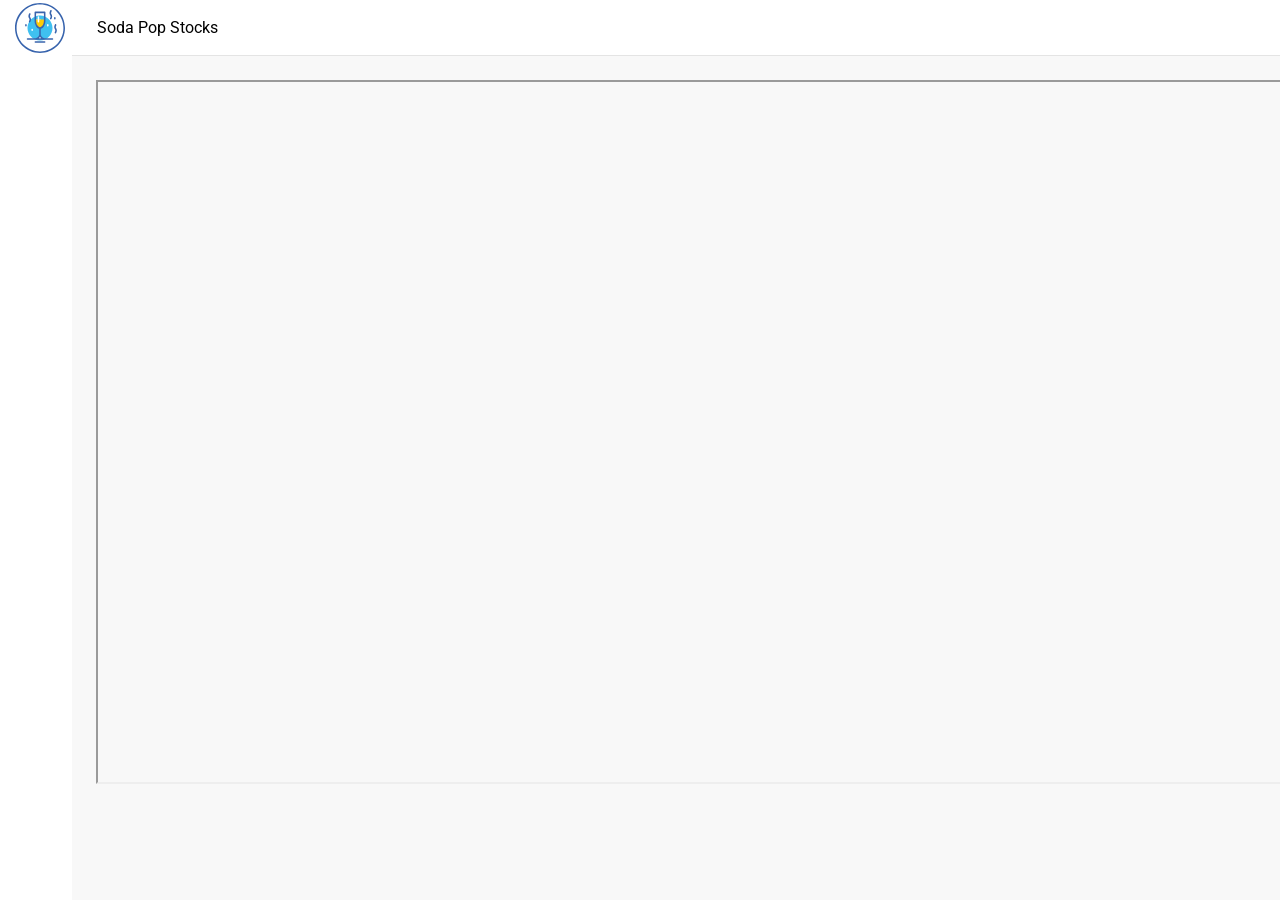
<file: index.html>
<!DOCTYPE html>
<html>
  <head>
    <title>Soda Pop Stocks (Swing Trading with Confidence)</title>

    <link rel="preconnect" href="https://fonts.googleapis.com">
    <link rel="preconnect" href="https://fonts.gstatic.com" crossorigin>
    <link href="https://fonts.googleapis.com/css2?family=Roboto:wght@400;500;700&display=swap" rel="stylesheet">

    <link rel="stylesheet" href="styles/general.css">
    <link rel="stylesheet" href="styles/header.css">
    <link rel="stylesheet" href="styles/video.css">
    <link rel="stylesheet" href="styles/sidebar.css">
  </head>
  <body>
    <header class="header">
      <div class="left-section">
        <img class="hamburger-menu" src="icons/wine.svg"> 
        <div>Soda Pop Stocks</div>
      </div>
      <div class="middle-section">
        <!-- 
        <input class="search-bar" type="text" placeholder="Search">
        <button class="search-button">
          <img class="search-icon" src="icons/search.svg">
          <div class="tooltip">Search</div>
        </button>
         
        <button class="voice-search-button">
          <img class="voice-search-icon" src="icons/voice-search-icon.svg">
          <div class="tooltip">Search with your voice</div>
        </button>
      </div>
      <div class="right-section">
        <div class="upload-icon-container">
          <img class="upload-icon" src="icons/upload.svg">
          <div class="tooltip">Create</div>
        </div>
        <div class="youtube-apps-icon-container">
          <img class="youtube-apps-icon" src="icons/youtube-apps.svg">
          <div class="tooltip">YouTube Apps</div>
        </div>
        <div class="notifications-icon-container">
          <img class="notifications-icon" src="icons/notifications.svg">
          <div class="notifications-count">3</div>
          <div class="tooltip">Notifications</div>
        </div>
        <img class="current-user-picture" src="channel-pictures/my-channel.jpeg">
      </div>
    -->
    </header>
    
    <nav class="sidebar">
      <!-- 
      <div class="sidebar-link">
        <img src="icons/home.svg">
        <div>Home</div>
      </div>
      <div class="sidebar-link">
        <img src="icons/explore.svg">
        <div>Explore</div>
      </div>
      <div class="sidebar-link">
        <img src="icons/subscriptions.svg">
        <div>Subscriptions</div>
      </div>
      <div class="sidebar-link">
        <img src="icons/originals.svg">
        <div>Originals</div>
      </div>
      <div class="sidebar-link">
        <img src="icons/youtube-music.svg">
        <div>YouTube Music</div>
      </div>
      <div class="sidebar-link">
        <img src="icons/library.svg">
        <div>Library</div>
      </div>
      -->
    </nav>
    
    <main>

      <iframe src="https://docs.google.com/spreadsheets/d/e/2PACX-1vRKith2dugtjWkfehJu--hGyOLHvKLpYC_nuNRZQpmjsG9trULXu9vQYwHrvz-MgcB59yYL_v3Q0Gka/pubhtml?gid=0&amp;single=true&amp;widget=true&amp;headers=false " width="1308" height="700"></iframe>
      



      <!-- 
      <section class="video-grid">
        <div class="video-preview">
          <div class="thumbnail-row">
            <img class="thumbnail" src="thumbnails/thumbnail-1.webp">
            <div class="video-time">14:20</div>
          </div>
          <div class="video-info-grid">
            <div class="channel-picture">
              <img class="profile-picture" src="channel-pictures/channel-1.jpeg">
            </div>
            <div class="video-info">
              <p class="video-title">
                Talking Tech and AI with Google CEO Sundar Pichai!
              </p>
              <p class="video-author">
                Marques Brownlee
              </p>
              <p class="video-stats">
                3.4M views &#183; 6 months ago
              </p>
            </div>
          </div>
        </div>

        <div class="video-preview">
          <div class="thumbnail-row">
            <img class="thumbnail" src="thumbnails/thumbnail-2.webp">
            <div class="video-time">8:22</div>
          </div>
          <div class="video-info-grid">
            <div class="channel-picture">
              <img class="profile-picture" src="channel-pictures/channel-2.jpeg">
            </div>
            <div class="video-info">
              <p class="video-title">
                Try Not To Laugh Challenge #9
              </p>
              <p class="video-author">
                Markiplier
              </p>
              <p class="video-stats">
                19M views &#183; 4 years ago
              </p>
            </div>
          </div>
        </div>

        <div class="video-preview">
          <div class="thumbnail-row">
            <img class="thumbnail" src="thumbnails/thumbnail-3.webp">
            <div class="video-time">9:13</div>
          </div>
          <div class="video-info-grid">
            <div class="channel-picture">
              <img class="profile-picture" src="channel-pictures/channel-3.jpeg">
            </div>
            <div class="video-info">
              <p class="video-title">
                Crazy Tik Toks Taken Moments Before DISASTER
              </p>
              <p class="video-author">
                SSSniperWolf
              </p>
              <p class="video-stats">
                12M views &#183; 1 year ago
              </p>
            </div>
          </div>
        </div>

        <div class="video-preview">
          <div class="thumbnail-row">
            <img class="thumbnail" src="thumbnails/thumbnail-4.webp">
            <div class="video-time">22:09</div>
          </div>
          <div class="video-info-grid">
            <div class="channel-picture">
              <img class="profile-picture" src="channel-pictures/channel-4.jpeg">
            </div>
            <div class="video-info">
              <p class="video-title">
                The Simplest Math Problem No One Can Solve - Collatz Conjecture
              </p>
              <p class="video-author">
                Veritasium
              </p>
              <p class="video-stats">
                18M views &#183; 4 months ago
              </p>
            </div>
          </div>
        </div>

        <div class="video-preview">
          <div class="thumbnail-row">
            <img class="thumbnail" src="thumbnails/thumbnail-5.webp">
            <div class="video-time">11:17</div>
          </div>
          <div class="video-info-grid">
            <div class="channel-picture">
              <img class="profile-picture" src="channel-pictures/channel-5.jpeg">
            </div>
            <div class="video-info">
              <p class="video-title">
                Kadane's Algorithm to Maximum Sum Subarray Problem
              </p>
              <p class="video-author">
                CS Dojo
              </p>
              <p class="video-stats">
                519K views &#183; 5 years ago
              </p>
            </div>
          </div>
        </div>

        <div class="video-preview">
          <div class="thumbnail-row">
            <img class="thumbnail" src="thumbnails/thumbnail-6.webp">
            <div class="video-time">19:59</div>
          </div>
          <div class="video-info-grid">
            <div class="channel-picture">
              <img class="profile-picture" src="channel-pictures/channel-6.jpeg">
            </div>
            <div class="video-info">
              <p class="video-title">
                Anything You Can Fit In The Circle I’ll Pay For
              </p>
              <p class="video-author">
                MrBeast
              </p>
              <p class="video-stats">
                141M views &#183; 1 year ago
              </p>
            </div>
          </div>
        </div>

        <div class="video-preview">
          <div class="thumbnail-row">
            <img class="thumbnail" src="thumbnails/thumbnail-7.webp">
            <div class="video-time">10:13</div>
          </div>
          <div class="video-info-grid">
            <div class="channel-picture">
              <img class="profile-picture" src="channel-pictures/channel-7.jpeg">
            </div>
            <div class="video-info">
              <p class="video-title">
                Why Planes Don't Fly Over Tibet
              </p>
              <p class="video-author">
                RealLifeLore
              </p>
              <p class="video-stats">
                6.6M views &#183; 1 year ago
              </p>
            </div>
          </div>
        </div>

        <div class="video-preview">
          <div class="thumbnail-row">
            <img class="thumbnail" src="thumbnails/thumbnail-8.webp">
            <div class="video-time">7:12</div>
          </div>
          <div class="video-info-grid">
            <div class="channel-picture">
              <img class="profile-picture" src="channel-pictures/channel-8.jpeg">
            </div>
            <div class="video-info">
              <p class="video-title">
                Inside The World's Biggest Passenger Plane
              </p>
              <p class="video-author">
                Tech Vision
              </p>
              <p class="video-stats">
                3.7M views &#183; 10 months ago
              </p>
            </div>
          </div>
        </div>

        <div class="video-preview">
          <div class="thumbnail-row">
            <img class="thumbnail" src="thumbnails/thumbnail-9.webp">
            <div class="video-time">13:17</div>
          </div>
          <div class="video-info-grid">
            <div class="channel-picture">
              <img class="profile-picture" src="channel-pictures/channel-9.jpeg">
            </div>
            <div class="video-info">
              <p class="video-title">
                The SECRET to Super Human STRENGTH
              </p>
              <p class="video-author">
                ThenX
              </p>
              <p class="video-stats">
                20M views &#183; 3 years ago
              </p>
            </div>
          </div>
        </div>

        <div class="video-preview">
          <div class="thumbnail-row">
            <img class="thumbnail" src="thumbnails/thumbnail-10.webp">
            <div class="video-time">7:53</div>
          </div>
          <div class="video-info-grid">
            <div class="channel-picture">
              <img class="profile-picture" src="channel-pictures/channel-10.jpeg">
            </div>
            <div class="video-info">
              <p class="video-title">
                How The World's Largest Cruise Ship Makes 30,000 Meals Every Day
              </p>
              <p class="video-author">
                Business Insider
              </p>
              <p class="video-stats">
                14M views &#183; 1 year ago
              </p>
            </div>
          </div>
        </div>

        <div class="video-preview">
          <div class="thumbnail-row">
            <img class="thumbnail" src="thumbnails/thumbnail-11.webp">
            <div class="video-time">4:10</div>
          </div>
          <div class="video-info-grid">
            <div class="channel-picture">
              <img class="profile-picture" src="channel-pictures/channel-11.jpeg">
            </div>
            <div class="video-info">
              <p class="video-title">
                Dubai's Crazy Underwater Train and Other Things #Only in Dubai
              </p>
              <p class="video-author">
                Destination Tips
              </p>
              <p class="video-stats">
                3M views &#183; 1 year ago
              </p>
            </div>
          </div>
        </div>

        <div class="video-preview">
          <div class="thumbnail-row">
            <img class="thumbnail" src="thumbnails/thumbnail-12.webp">
            <div class="video-time">4:51</div>
          </div>
          <div class="video-info-grid">
            <div class="channel-picture">
              <img class="profile-picture" src="channel-pictures/channel-12.jpeg">
            </div>
            <div class="video-info">
              <p class="video-title">
                What would happen if you didn’t drink water? - Mia Nacamulli
              </p>
              <p class="video-author">
                TED-Ed
              </p>
              <p class="video-stats">
                12M views &#183; 5 years ago
              </p>
            </div>
          </div>
        </div>
      </section>
      -->
    </main>
  </body>
</html>
</file>
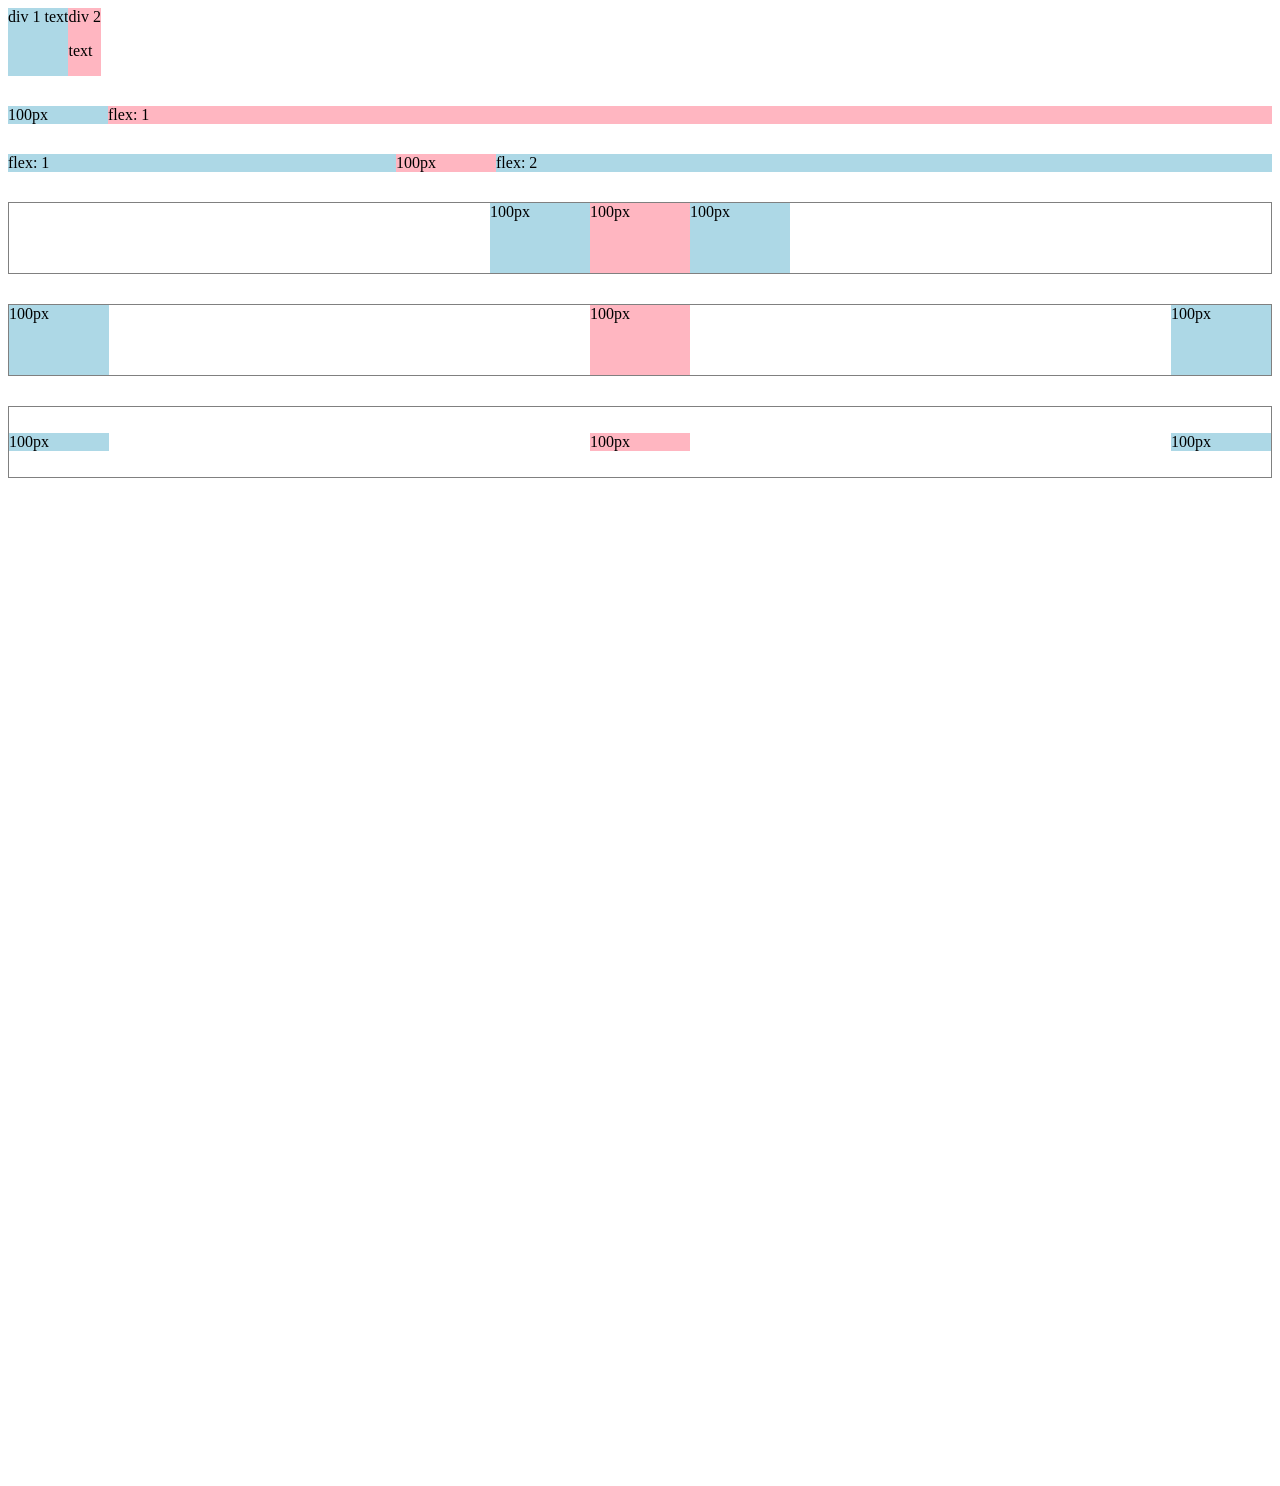
<file: flexbox.html>
<!DOCTYPE html>
<html>
  <head>
    <title>Flexbox Practice</title>
  </head>
  <body style="padding-bottom: 1000px;">
    <div style="
      display: flex;
      flex-direction: row;
    ">
      <div style="background-color: lightblue;">div 1 text</div>
      <div style="background-color: lightpink;">div 2 <p>text</p></div>
    </div>

    <div style="
      margin-top: 30px;
      display: flex;
      flex-direction: row;
    ">
      <div style="
        background-color: lightblue;
        width: 100px;
      ">100px</div>
      <div style="
        background-color: lightpink;
        flex: 1;
      ">flex: 1</div>
    </div>

    <div style="
      margin-top: 30px;
      display: flex;
      flex-direction: row;
    ">
      <div style="
        background-color: lightblue;
        flex: 1;
      ">flex: 1</div>
      <div style="
        background-color: lightpink;
        width: 100px;
      ">100px</div>
      <div style="
        background-color: lightblue;
        flex: 2;
      ">flex: 2</div>
    </div>

    <div style="
      margin-top: 30px;
      height: 70px;
      border-width: 1px;
      border-style: solid;
      border-color: gray;

      display: flex;
      flex-direction: row;
      justify-content: center;
    ">
      <div style="
        background-color: lightblue;
        width: 100px;
      ">100px</div>
      <div style="
        background-color: lightpink;
        width: 100px;
      ">100px</div>
      <div style="
        background-color: lightblue;
        width: 100px;
      ">100px</div>
    </div>

    <div style="
      margin-top: 30px;
      height: 70px;
      border-width: 1px;
      border-style: solid;
      border-color: gray;

      display: flex;
      flex-direction: row;
      justify-content: space-between;
    ">
      <div style="
        background-color: lightblue;
        width: 100px;
      ">100px</div>
      <div style="
        background-color: lightpink;
        width: 100px;
      ">100px</div>
      <div style="
        background-color: lightblue;
        width: 100px;
      ">100px</div>
    </div>

    <div style="
      margin-top: 30px;
      height: 70px;
      border-width: 1px;
      border-style: solid;
      border-color: gray;

      display: flex;
      flex-direction: row;
      justify-content: space-between;
      align-items: center;
    ">
      <div style="
        background-color: lightblue;
        width: 100px;
      ">100px</div>
      <div style="
        background-color: lightpink;
        width: 100px;
      ">100px</div>
      <div style="
        background-color: lightblue;
        width: 100px;
      ">100px</div>
    </div>
  </body>
</html>
</file>
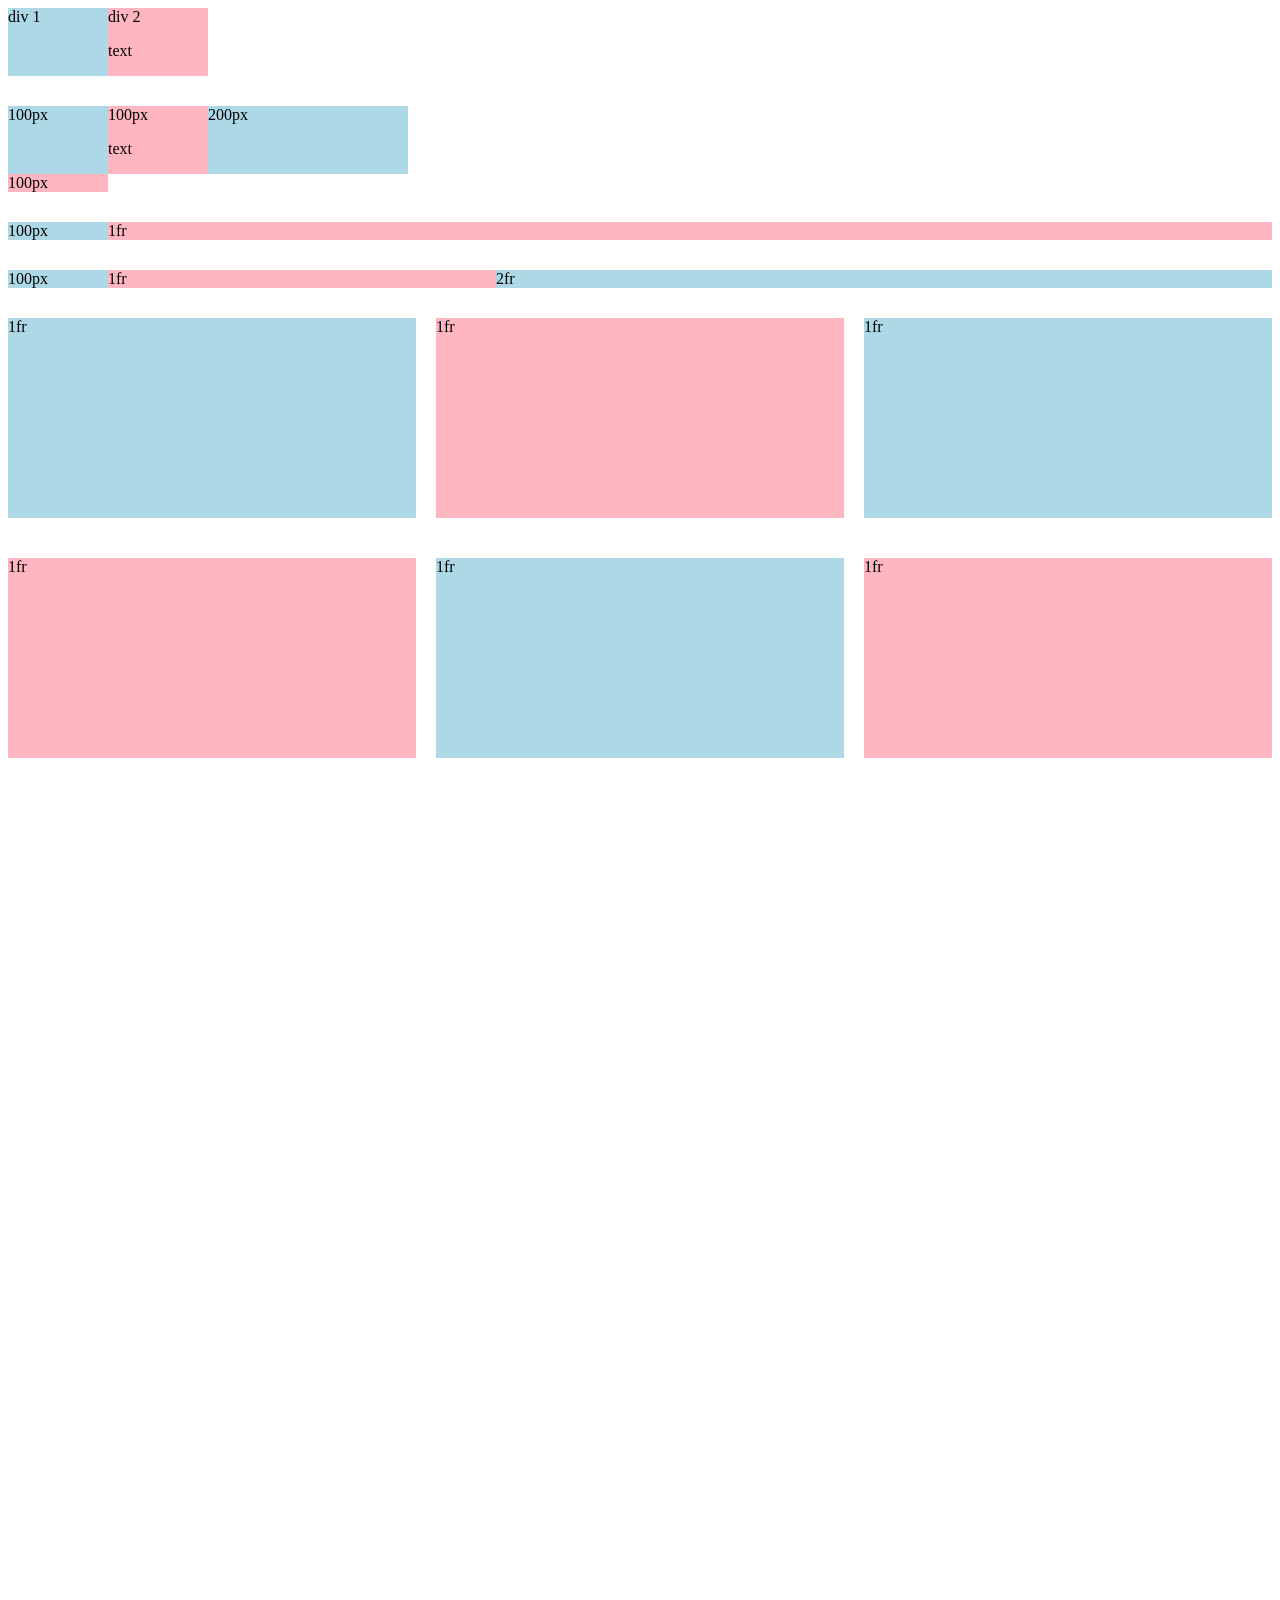
<file: grid.html>
<!DOCTYPE html>
<html>
  <head>
    <title>Grid Practice</title>
  </head>
  <body style="padding-bottom: 1000px;">
    <div style="
      display: grid;
      grid-template-columns: 100px 100px;
    ">
      <div style="background-color: lightblue;">div 1</div>
      <div style="background-color: lightpink;">div 2<p>text</p></div>
    </div>

    <div style="
      margin-top: 30px;
      display: grid;
      grid-template-columns: 100px 100px 200px;
    ">
      <div style="background-color: lightblue;">100px</div>
      <div style="background-color: lightpink;">100px<p>text</p></div>
      <div style="background-color: lightblue;">200px</div>
      <div style="background-color: lightpink;">100px</div>
    </div>

    <div style="
      margin-top: 30px;
      display: grid;
      grid-template-columns: 100px 1fr;
    ">
      <div style="background-color: lightblue;">100px</div>
      <div style="background-color: lightpink;">1fr</div>
    </div>

    <div style="
      margin-top: 30px;
      display: grid;
      grid-template-columns: 100px 1fr 2fr;
    ">
      <div style="background-color: lightblue;">100px</div>
      <div style="background-color: lightpink;">1fr</div>
      <div style="background-color: lightblue;">2fr</div>
    </div>

    <div style="
      margin-top: 30px;
      display: grid;
      grid-template-columns: 1fr 1fr 1fr;
      column-gap: 20px;
      row-gap: 40px;
    ">
      <div style="background-color: lightblue; height: 200px;">1fr</div>
      <div style="background-color: lightpink; height: 200px;">1fr</div>
      <div style="background-color: lightblue; height: 200px;">1fr</div>
      <div style="background-color: lightpink; height: 200px;">1fr</div>
      <div style="background-color: lightblue; height: 200px;">1fr</div>
      <div style="background-color: lightpink; height: 200px;">1fr</div>
    </div>
  </body>
</html>
</file>
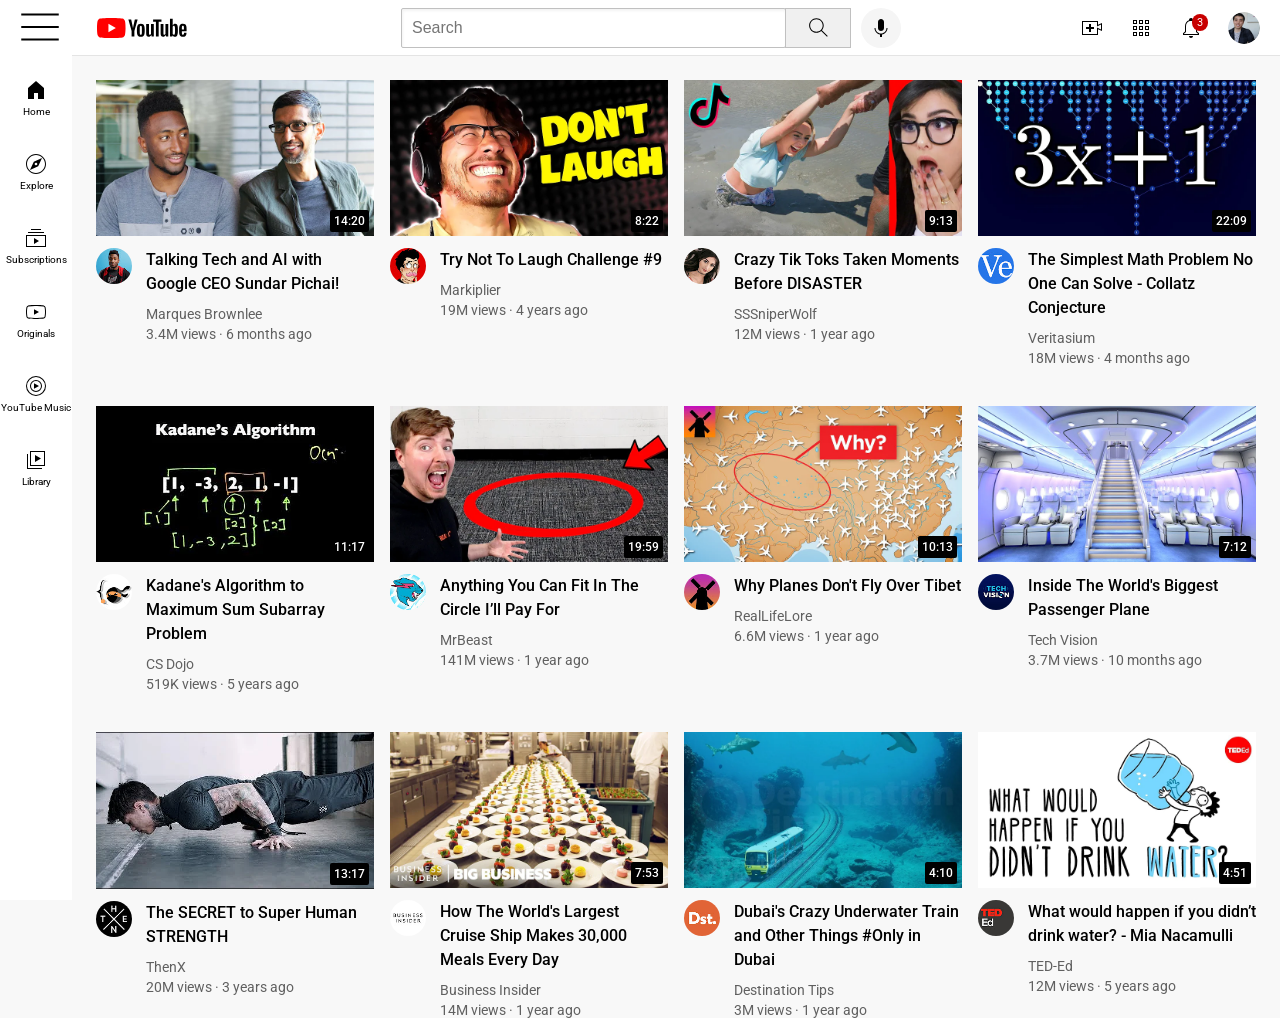
<file: index2.html>
<!DOCTYPE html>
<html>
  <head>
    <title>YouTube.com Clone</title>

    <link rel="preconnect" href="https://fonts.googleapis.com">
    <link rel="preconnect" href="https://fonts.gstatic.com" crossorigin>
    <link href="https://fonts.googleapis.com/css2?family=Roboto:wght@400;500;700&display=swap" rel="stylesheet">

    <link rel="stylesheet" href="styles/general.css">
    <link rel="stylesheet" href="styles/header.css">
    <link rel="stylesheet" href="styles/video.css">
    <link rel="stylesheet" href="styles/sidebar.css">
  </head>
  <body>
    <header class="header">
      <div class="left-section">
        <img class="hamburger-menu" src="icons/hamburger-menu.svg">
        <img class="youtube-logo" src="icons/youtube-logo.svg">
      </div>
      <div class="middle-section">
        <input class="search-bar" type="text" placeholder="Search">
        <button class="search-button">
          <img class="search-icon" src="icons/search.svg">
          <div class="tooltip">Search</div>
        </button>
        <!-- Put position absolute inside position relative -->
        <button class="voice-search-button">
          <img class="voice-search-icon" src="icons/voice-search-icon.svg">
          <div class="tooltip">Search with your voice</div>
        </button>
      </div>
      <div class="right-section">
        <div class="upload-icon-container">
          <img class="upload-icon" src="icons/upload.svg">
          <div class="tooltip">Create</div>
        </div>
        <div class="youtube-apps-icon-container">
          <img class="youtube-apps-icon" src="icons/youtube-apps.svg">
          <div class="tooltip">YouTube Apps</div>
        </div>
        <div class="notifications-icon-container">
          <img class="notifications-icon" src="icons/notifications.svg">
          <div class="notifications-count">3</div>
          <div class="tooltip">Notifications</div>
        </div>
        <img class="current-user-picture" src="channel-pictures/my-channel.jpeg">
      </div>
    </header>

    <nav class="sidebar">
      <div class="sidebar-link">
        <img src="icons/home.svg">
        <div>Home</div>
      </div>
      <div class="sidebar-link">
        <img src="icons/explore.svg">
        <div>Explore</div>
      </div>
      <div class="sidebar-link">
        <img src="icons/subscriptions.svg">
        <div>Subscriptions</div>
      </div>
      <div class="sidebar-link">
        <img src="icons/originals.svg">
        <div>Originals</div>
      </div>
      <div class="sidebar-link">
        <img src="icons/youtube-music.svg">
        <div>YouTube Music</div>
      </div>
      <div class="sidebar-link">
        <img src="icons/library.svg">
        <div>Library</div>
      </div>
    </nav>

    <main>
      <section class="video-grid">
        <div class="video-preview">
          <div class="thumbnail-row">
            <img class="thumbnail" src="thumbnails/thumbnail-1.webp">
            <div class="video-time">14:20</div>
          </div>
          <div class="video-info-grid">
            <div class="channel-picture">
              <img class="profile-picture" src="channel-pictures/channel-1.jpeg">
            </div>
            <div class="video-info">
              <p class="video-title">
                Talking Tech and AI with Google CEO Sundar Pichai!
              </p>
              <p class="video-author">
                Marques Brownlee
              </p>
              <p class="video-stats">
                3.4M views &#183; 6 months ago
              </p>
            </div>
          </div>
        </div>

        <div class="video-preview">
          <div class="thumbnail-row">
            <img class="thumbnail" src="thumbnails/thumbnail-2.webp">
            <div class="video-time">8:22</div>
          </div>
          <div class="video-info-grid">
            <div class="channel-picture">
              <img class="profile-picture" src="channel-pictures/channel-2.jpeg">
            </div>
            <div class="video-info">
              <p class="video-title">
                Try Not To Laugh Challenge #9
              </p>
              <p class="video-author">
                Markiplier
              </p>
              <p class="video-stats">
                19M views &#183; 4 years ago
              </p>
            </div>
          </div>
        </div>

        <div class="video-preview">
          <div class="thumbnail-row">
            <img class="thumbnail" src="thumbnails/thumbnail-3.webp">
            <div class="video-time">9:13</div>
          </div>
          <div class="video-info-grid">
            <div class="channel-picture">
              <img class="profile-picture" src="channel-pictures/channel-3.jpeg">
            </div>
            <div class="video-info">
              <p class="video-title">
                Crazy Tik Toks Taken Moments Before DISASTER
              </p>
              <p class="video-author">
                SSSniperWolf
              </p>
              <p class="video-stats">
                12M views &#183; 1 year ago
              </p>
            </div>
          </div>
        </div>

        <div class="video-preview">
          <div class="thumbnail-row">
            <img class="thumbnail" src="thumbnails/thumbnail-4.webp">
            <div class="video-time">22:09</div>
          </div>
          <div class="video-info-grid">
            <div class="channel-picture">
              <img class="profile-picture" src="channel-pictures/channel-4.jpeg">
            </div>
            <div class="video-info">
              <p class="video-title">
                The Simplest Math Problem No One Can Solve - Collatz Conjecture
              </p>
              <p class="video-author">
                Veritasium
              </p>
              <p class="video-stats">
                18M views &#183; 4 months ago
              </p>
            </div>
          </div>
        </div>

        <div class="video-preview">
          <div class="thumbnail-row">
            <img class="thumbnail" src="thumbnails/thumbnail-5.webp">
            <div class="video-time">11:17</div>
          </div>
          <div class="video-info-grid">
            <div class="channel-picture">
              <img class="profile-picture" src="channel-pictures/channel-5.jpeg">
            </div>
            <div class="video-info">
              <p class="video-title">
                Kadane's Algorithm to Maximum Sum Subarray Problem
              </p>
              <p class="video-author">
                CS Dojo
              </p>
              <p class="video-stats">
                519K views &#183; 5 years ago
              </p>
            </div>
          </div>
        </div>

        <div class="video-preview">
          <div class="thumbnail-row">
            <img class="thumbnail" src="thumbnails/thumbnail-6.webp">
            <div class="video-time">19:59</div>
          </div>
          <div class="video-info-grid">
            <div class="channel-picture">
              <img class="profile-picture" src="channel-pictures/channel-6.jpeg">
            </div>
            <div class="video-info">
              <p class="video-title">
                Anything You Can Fit In The Circle I’ll Pay For
              </p>
              <p class="video-author">
                MrBeast
              </p>
              <p class="video-stats">
                141M views &#183; 1 year ago
              </p>
            </div>
          </div>
        </div>

        <div class="video-preview">
          <div class="thumbnail-row">
            <img class="thumbnail" src="thumbnails/thumbnail-7.webp">
            <div class="video-time">10:13</div>
          </div>
          <div class="video-info-grid">
            <div class="channel-picture">
              <img class="profile-picture" src="channel-pictures/channel-7.jpeg">
            </div>
            <div class="video-info">
              <p class="video-title">
                Why Planes Don't Fly Over Tibet
              </p>
              <p class="video-author">
                RealLifeLore
              </p>
              <p class="video-stats">
                6.6M views &#183; 1 year ago
              </p>
            </div>
          </div>
        </div>

        <div class="video-preview">
          <div class="thumbnail-row">
            <img class="thumbnail" src="thumbnails/thumbnail-8.webp">
            <div class="video-time">7:12</div>
          </div>
          <div class="video-info-grid">
            <div class="channel-picture">
              <img class="profile-picture" src="channel-pictures/channel-8.jpeg">
            </div>
            <div class="video-info">
              <p class="video-title">
                Inside The World's Biggest Passenger Plane
              </p>
              <p class="video-author">
                Tech Vision
              </p>
              <p class="video-stats">
                3.7M views &#183; 10 months ago
              </p>
            </div>
          </div>
        </div>

        <div class="video-preview">
          <div class="thumbnail-row">
            <img class="thumbnail" src="thumbnails/thumbnail-9.webp">
            <div class="video-time">13:17</div>
          </div>
          <div class="video-info-grid">
            <div class="channel-picture">
              <img class="profile-picture" src="channel-pictures/channel-9.jpeg">
            </div>
            <div class="video-info">
              <p class="video-title">
                The SECRET to Super Human STRENGTH
              </p>
              <p class="video-author">
                ThenX
              </p>
              <p class="video-stats">
                20M views &#183; 3 years ago
              </p>
            </div>
          </div>
        </div>

        <div class="video-preview">
          <div class="thumbnail-row">
            <img class="thumbnail" src="thumbnails/thumbnail-10.webp">
            <div class="video-time">7:53</div>
          </div>
          <div class="video-info-grid">
            <div class="channel-picture">
              <img class="profile-picture" src="channel-pictures/channel-10.jpeg">
            </div>
            <div class="video-info">
              <p class="video-title">
                How The World's Largest Cruise Ship Makes 30,000 Meals Every Day
              </p>
              <p class="video-author">
                Business Insider
              </p>
              <p class="video-stats">
                14M views &#183; 1 year ago
              </p>
            </div>
          </div>
        </div>

        <div class="video-preview">
          <div class="thumbnail-row">
            <img class="thumbnail" src="thumbnails/thumbnail-11.webp">
            <div class="video-time">4:10</div>
          </div>
          <div class="video-info-grid">
            <div class="channel-picture">
              <img class="profile-picture" src="channel-pictures/channel-11.jpeg">
            </div>
            <div class="video-info">
              <p class="video-title">
                Dubai's Crazy Underwater Train and Other Things #Only in Dubai
              </p>
              <p class="video-author">
                Destination Tips
              </p>
              <p class="video-stats">
                3M views &#183; 1 year ago
              </p>
            </div>
          </div>
        </div>

        <div class="video-preview">
          <div class="thumbnail-row">
            <img class="thumbnail" src="thumbnails/thumbnail-12.webp">
            <div class="video-time">4:51</div>
          </div>
          <div class="video-info-grid">
            <div class="channel-picture">
              <img class="profile-picture" src="channel-pictures/channel-12.jpeg">
            </div>
            <div class="video-info">
              <p class="video-title">
                What would happen if you didn’t drink water? - Mia Nacamulli
              </p>
              <p class="video-author">
                TED-Ed
              </p>
              <p class="video-stats">
                12M views &#183; 5 years ago
              </p>
            </div>
          </div>
        </div>
      </section>
    </main>
  </body>
</html>
</file>
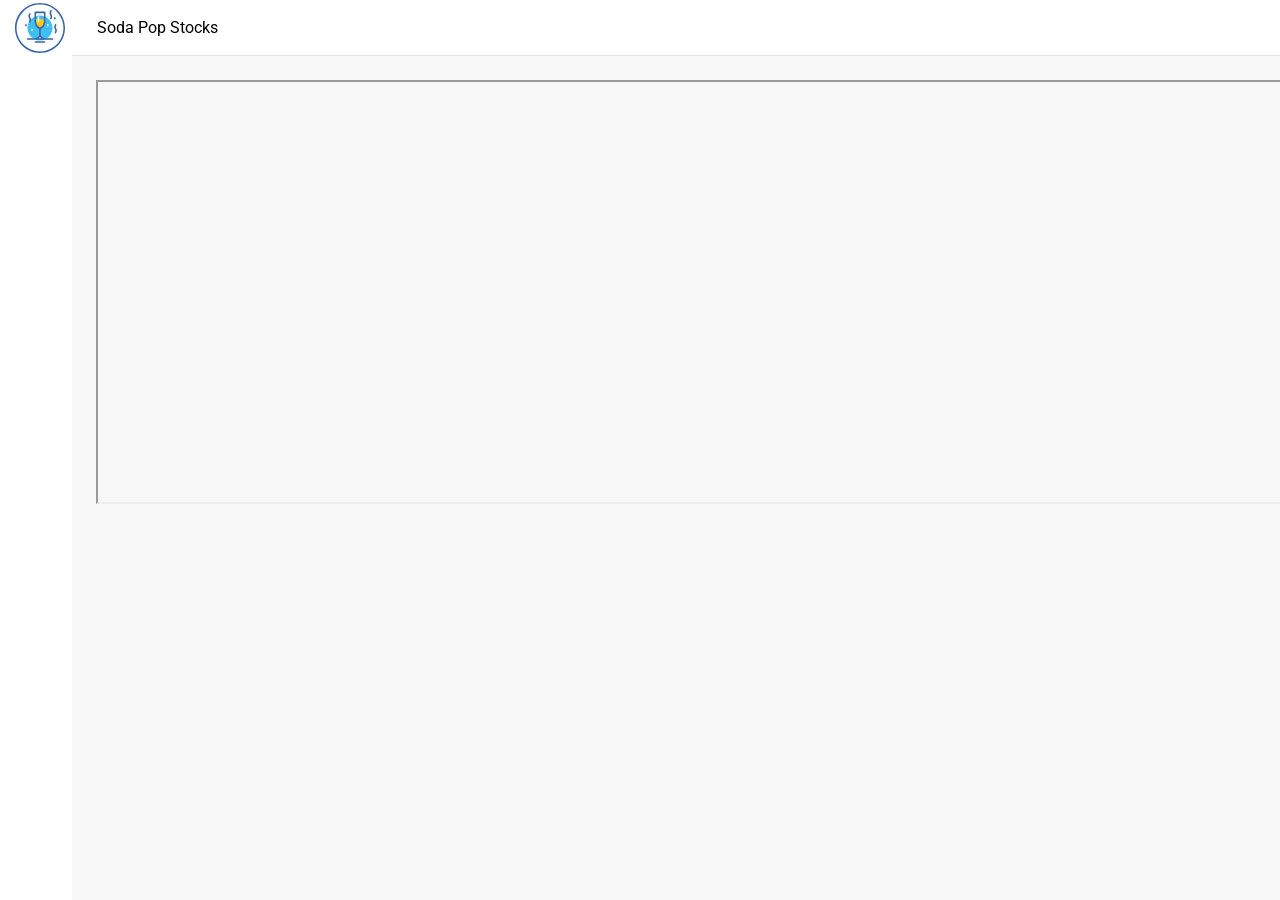
<file: index3.html>
<!DOCTYPE html>
<html>
  <head>
    <title>Soda Pop Stocks (Swing Trading with Confidence)</title>

    <link rel="preconnect" href="https://fonts.googleapis.com">
    <link rel="preconnect" href="https://fonts.gstatic.com" crossorigin>
    <link href="https://fonts.googleapis.com/css2?family=Roboto:wght@400;500;700&display=swap" rel="stylesheet">

    <link rel="stylesheet" href="styles/general.css">
    <link rel="stylesheet" href="styles/header.css">
    <link rel="stylesheet" href="styles/video.css">
    <link rel="stylesheet" href="styles/sidebar.css">
  </head>
  <body>
    <header class="header">
      <div class="left-section">
        <img class="hamburger-menu" src="icons/wine.svg"> 
        <div>Soda Pop Stocks</div>
      </div>
      <div class="middle-section">
        <!-- 
        <input class="search-bar" type="text" placeholder="Search">
        <button class="search-button">
          <img class="search-icon" src="icons/search.svg">
          <div class="tooltip">Search</div>
        </button>
         
        <button class="voice-search-button">
          <img class="voice-search-icon" src="icons/voice-search-icon.svg">
          <div class="tooltip">Search with your voice</div>
        </button>
      </div>
      <div class="right-section">
        <div class="upload-icon-container">
          <img class="upload-icon" src="icons/upload.svg">
          <div class="tooltip">Create</div>
        </div>
        <div class="youtube-apps-icon-container">
          <img class="youtube-apps-icon" src="icons/youtube-apps.svg">
          <div class="tooltip">YouTube Apps</div>
        </div>
        <div class="notifications-icon-container">
          <img class="notifications-icon" src="icons/notifications.svg">
          <div class="notifications-count">3</div>
          <div class="tooltip">Notifications</div>
        </div>
        <img class="current-user-picture" src="channel-pictures/my-channel.jpeg">
      </div>
    -->
    </header>
    
    <nav class="sidebar">
      <!-- 
      <div class="sidebar-link">
        <img src="icons/home.svg">
        <div>Home</div>
      </div>
      <div class="sidebar-link">
        <img src="icons/explore.svg">
        <div>Explore</div>
      </div>
      <div class="sidebar-link">
        <img src="icons/subscriptions.svg">
        <div>Subscriptions</div>
      </div>
      <div class="sidebar-link">
        <img src="icons/originals.svg">
        <div>Originals</div>
      </div>
      <div class="sidebar-link">
        <img src="icons/youtube-music.svg">
        <div>YouTube Music</div>
      </div>
      <div class="sidebar-link">
        <img src="icons/library.svg">
        <div>Library</div>
      </div>
      -->
    </nav>
    
    <main>

      <iframe src="https://docs.google.com/spreadsheets/d/e/2PACX-1vRKith2dugtjWkfehJu--hGyOLHvKLpYC_nuNRZQpmjsG9trULXu9vQYwHrvz-MgcB59yYL_v3Q0Gka/pubhtml?gid=0&amp;single=true&amp;widget=true&amp;headers=false " width="1320" height="420"></iframe>
      


      
      <!-- 
      <section class="video-grid">
        <div class="video-preview">
          <div class="thumbnail-row">
            <img class="thumbnail" src="thumbnails/thumbnail-1.webp">
            <div class="video-time">14:20</div>
          </div>
          <div class="video-info-grid">
            <div class="channel-picture">
              <img class="profile-picture" src="channel-pictures/channel-1.jpeg">
            </div>
            <div class="video-info">
              <p class="video-title">
                Talking Tech and AI with Google CEO Sundar Pichai!
              </p>
              <p class="video-author">
                Marques Brownlee
              </p>
              <p class="video-stats">
                3.4M views &#183; 6 months ago
              </p>
            </div>
          </div>
        </div>

        <div class="video-preview">
          <div class="thumbnail-row">
            <img class="thumbnail" src="thumbnails/thumbnail-2.webp">
            <div class="video-time">8:22</div>
          </div>
          <div class="video-info-grid">
            <div class="channel-picture">
              <img class="profile-picture" src="channel-pictures/channel-2.jpeg">
            </div>
            <div class="video-info">
              <p class="video-title">
                Try Not To Laugh Challenge #9
              </p>
              <p class="video-author">
                Markiplier
              </p>
              <p class="video-stats">
                19M views &#183; 4 years ago
              </p>
            </div>
          </div>
        </div>

        <div class="video-preview">
          <div class="thumbnail-row">
            <img class="thumbnail" src="thumbnails/thumbnail-3.webp">
            <div class="video-time">9:13</div>
          </div>
          <div class="video-info-grid">
            <div class="channel-picture">
              <img class="profile-picture" src="channel-pictures/channel-3.jpeg">
            </div>
            <div class="video-info">
              <p class="video-title">
                Crazy Tik Toks Taken Moments Before DISASTER
              </p>
              <p class="video-author">
                SSSniperWolf
              </p>
              <p class="video-stats">
                12M views &#183; 1 year ago
              </p>
            </div>
          </div>
        </div>

        <div class="video-preview">
          <div class="thumbnail-row">
            <img class="thumbnail" src="thumbnails/thumbnail-4.webp">
            <div class="video-time">22:09</div>
          </div>
          <div class="video-info-grid">
            <div class="channel-picture">
              <img class="profile-picture" src="channel-pictures/channel-4.jpeg">
            </div>
            <div class="video-info">
              <p class="video-title">
                The Simplest Math Problem No One Can Solve - Collatz Conjecture
              </p>
              <p class="video-author">
                Veritasium
              </p>
              <p class="video-stats">
                18M views &#183; 4 months ago
              </p>
            </div>
          </div>
        </div>

        <div class="video-preview">
          <div class="thumbnail-row">
            <img class="thumbnail" src="thumbnails/thumbnail-5.webp">
            <div class="video-time">11:17</div>
          </div>
          <div class="video-info-grid">
            <div class="channel-picture">
              <img class="profile-picture" src="channel-pictures/channel-5.jpeg">
            </div>
            <div class="video-info">
              <p class="video-title">
                Kadane's Algorithm to Maximum Sum Subarray Problem
              </p>
              <p class="video-author">
                CS Dojo
              </p>
              <p class="video-stats">
                519K views &#183; 5 years ago
              </p>
            </div>
          </div>
        </div>

        <div class="video-preview">
          <div class="thumbnail-row">
            <img class="thumbnail" src="thumbnails/thumbnail-6.webp">
            <div class="video-time">19:59</div>
          </div>
          <div class="video-info-grid">
            <div class="channel-picture">
              <img class="profile-picture" src="channel-pictures/channel-6.jpeg">
            </div>
            <div class="video-info">
              <p class="video-title">
                Anything You Can Fit In The Circle I’ll Pay For
              </p>
              <p class="video-author">
                MrBeast
              </p>
              <p class="video-stats">
                141M views &#183; 1 year ago
              </p>
            </div>
          </div>
        </div>

        <div class="video-preview">
          <div class="thumbnail-row">
            <img class="thumbnail" src="thumbnails/thumbnail-7.webp">
            <div class="video-time">10:13</div>
          </div>
          <div class="video-info-grid">
            <div class="channel-picture">
              <img class="profile-picture" src="channel-pictures/channel-7.jpeg">
            </div>
            <div class="video-info">
              <p class="video-title">
                Why Planes Don't Fly Over Tibet
              </p>
              <p class="video-author">
                RealLifeLore
              </p>
              <p class="video-stats">
                6.6M views &#183; 1 year ago
              </p>
            </div>
          </div>
        </div>

        <div class="video-preview">
          <div class="thumbnail-row">
            <img class="thumbnail" src="thumbnails/thumbnail-8.webp">
            <div class="video-time">7:12</div>
          </div>
          <div class="video-info-grid">
            <div class="channel-picture">
              <img class="profile-picture" src="channel-pictures/channel-8.jpeg">
            </div>
            <div class="video-info">
              <p class="video-title">
                Inside The World's Biggest Passenger Plane
              </p>
              <p class="video-author">
                Tech Vision
              </p>
              <p class="video-stats">
                3.7M views &#183; 10 months ago
              </p>
            </div>
          </div>
        </div>

        <div class="video-preview">
          <div class="thumbnail-row">
            <img class="thumbnail" src="thumbnails/thumbnail-9.webp">
            <div class="video-time">13:17</div>
          </div>
          <div class="video-info-grid">
            <div class="channel-picture">
              <img class="profile-picture" src="channel-pictures/channel-9.jpeg">
            </div>
            <div class="video-info">
              <p class="video-title">
                The SECRET to Super Human STRENGTH
              </p>
              <p class="video-author">
                ThenX
              </p>
              <p class="video-stats">
                20M views &#183; 3 years ago
              </p>
            </div>
          </div>
        </div>

        <div class="video-preview">
          <div class="thumbnail-row">
            <img class="thumbnail" src="thumbnails/thumbnail-10.webp">
            <div class="video-time">7:53</div>
          </div>
          <div class="video-info-grid">
            <div class="channel-picture">
              <img class="profile-picture" src="channel-pictures/channel-10.jpeg">
            </div>
            <div class="video-info">
              <p class="video-title">
                How The World's Largest Cruise Ship Makes 30,000 Meals Every Day
              </p>
              <p class="video-author">
                Business Insider
              </p>
              <p class="video-stats">
                14M views &#183; 1 year ago
              </p>
            </div>
          </div>
        </div>

        <div class="video-preview">
          <div class="thumbnail-row">
            <img class="thumbnail" src="thumbnails/thumbnail-11.webp">
            <div class="video-time">4:10</div>
          </div>
          <div class="video-info-grid">
            <div class="channel-picture">
              <img class="profile-picture" src="channel-pictures/channel-11.jpeg">
            </div>
            <div class="video-info">
              <p class="video-title">
                Dubai's Crazy Underwater Train and Other Things #Only in Dubai
              </p>
              <p class="video-author">
                Destination Tips
              </p>
              <p class="video-stats">
                3M views &#183; 1 year ago
              </p>
            </div>
          </div>
        </div>

        <div class="video-preview">
          <div class="thumbnail-row">
            <img class="thumbnail" src="thumbnails/thumbnail-12.webp">
            <div class="video-time">4:51</div>
          </div>
          <div class="video-info-grid">
            <div class="channel-picture">
              <img class="profile-picture" src="channel-pictures/channel-12.jpeg">
            </div>
            <div class="video-info">
              <p class="video-title">
                What would happen if you didn’t drink water? - Mia Nacamulli
              </p>
              <p class="video-author">
                TED-Ed
              </p>
              <p class="video-stats">
                12M views &#183; 5 years ago
              </p>
            </div>
          </div>
        </div>
      </section>
      -->
    </main>
  </body>
</html>
</file>
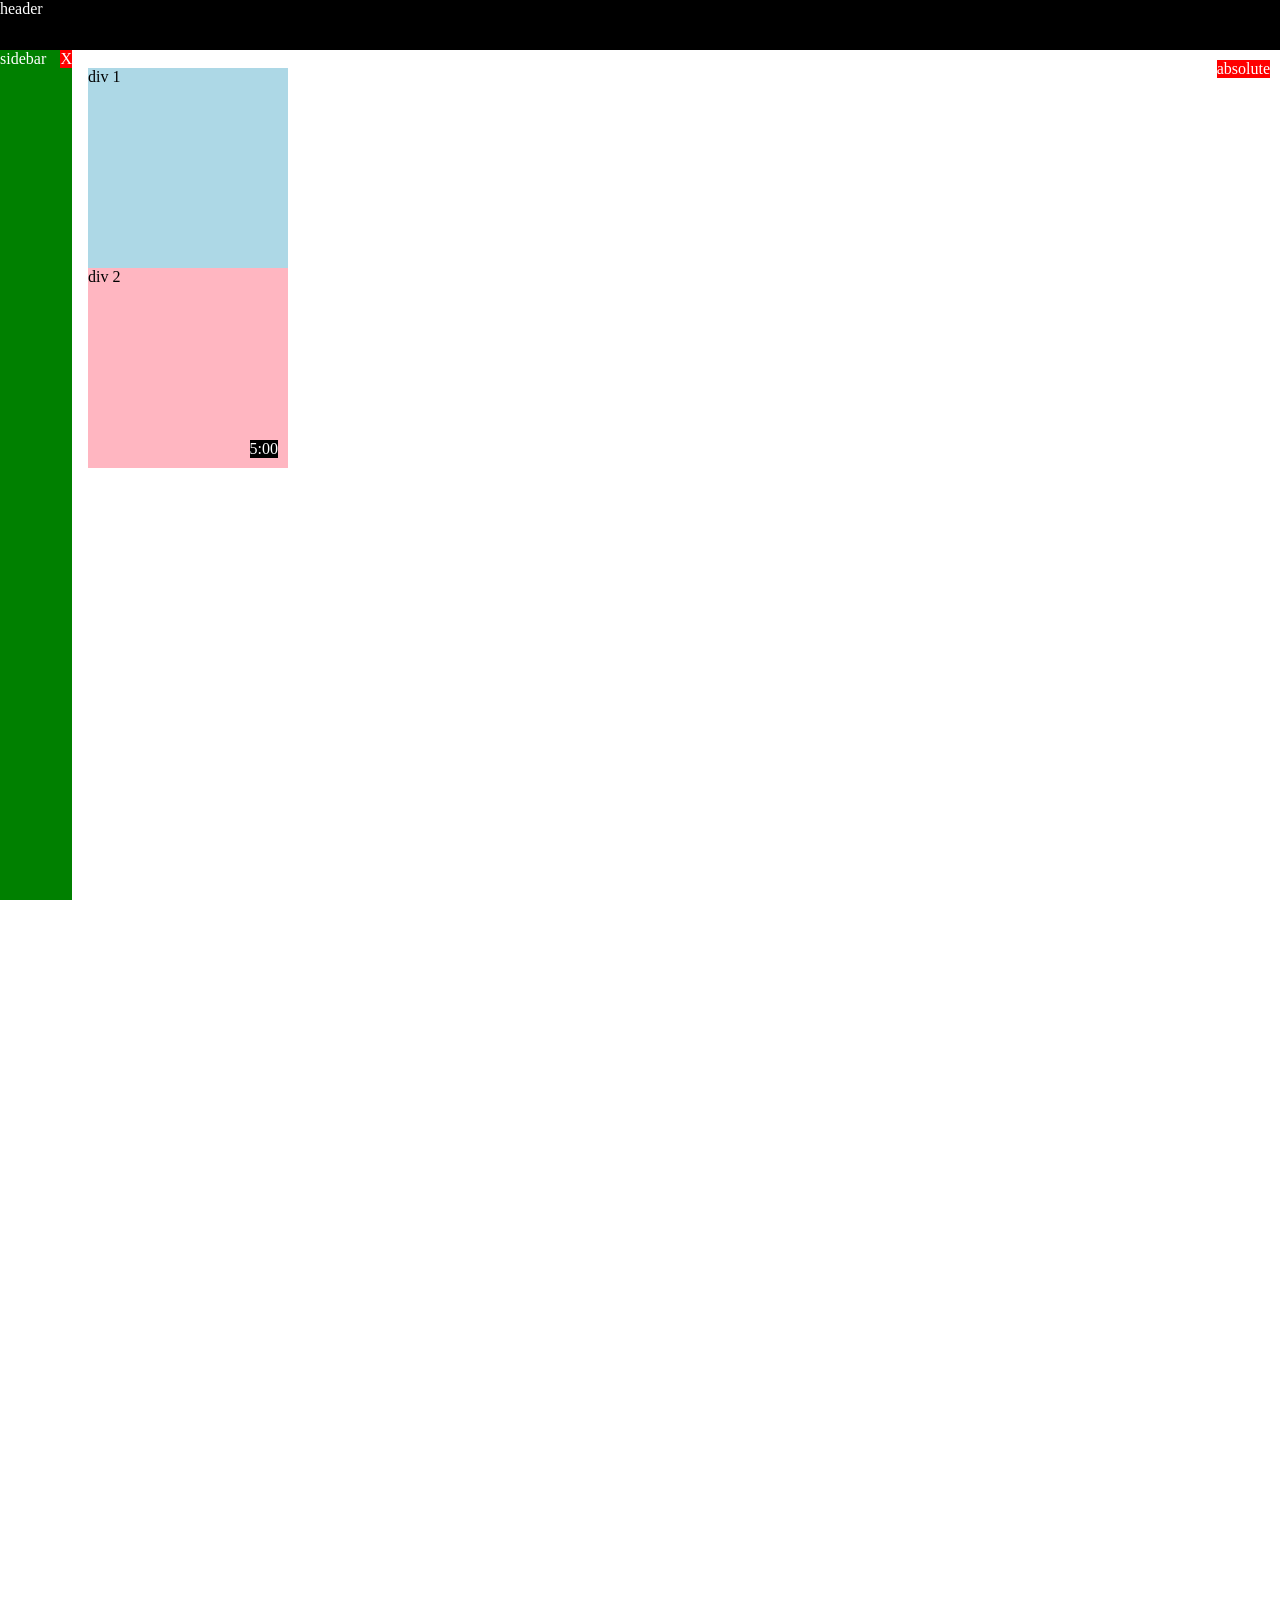
<file: position.html>
<!DOCTYPE html>
<html>
  <head>
    <title>Position Practice</title>
  </head>
  <body style="
    height: 3000px;
    padding-top: 60px;
    padding-left: 80px;
  ">
    <div style="
      background-color: black;
      color: white;
      position: fixed;
      top: 0;
      left: 0;
      right: 0;
      height: 50px;
      z-index: 100;
    ">header</div>

    <div style="
      background-color: green;
      color: white;
      position: fixed;
      left: 0;
      bottom: 0;
      top: 50px;
      width: 72px;
    ">
      sidebar
      <div style="
        position: absolute;
        background-color: red;
        color: white;
        top: 0;
        right: 0;
      ">
        X
      </div>
    </div>

    <div style="
      position: absolute;
      background-color: red;
      color: white;
      top: 60px;
      right: 10px;
    ">
      absolute
    </div>

    <div style="
      background-color: lightblue;
      height: 200px;
      width: 200px;
      position: static;
    ">div 1</div>
    <div style="
      background-color: lightpink;
      height: 200px;
      width: 200px;
      position: relative;
    ">
      div 2
      <div style="
        position: absolute;
        background-color: black;
        color: white;
        bottom: 10px;
        right: 10px;
      ">
        5:00
      </div>
    </div>

  </body>
</html>
</file>
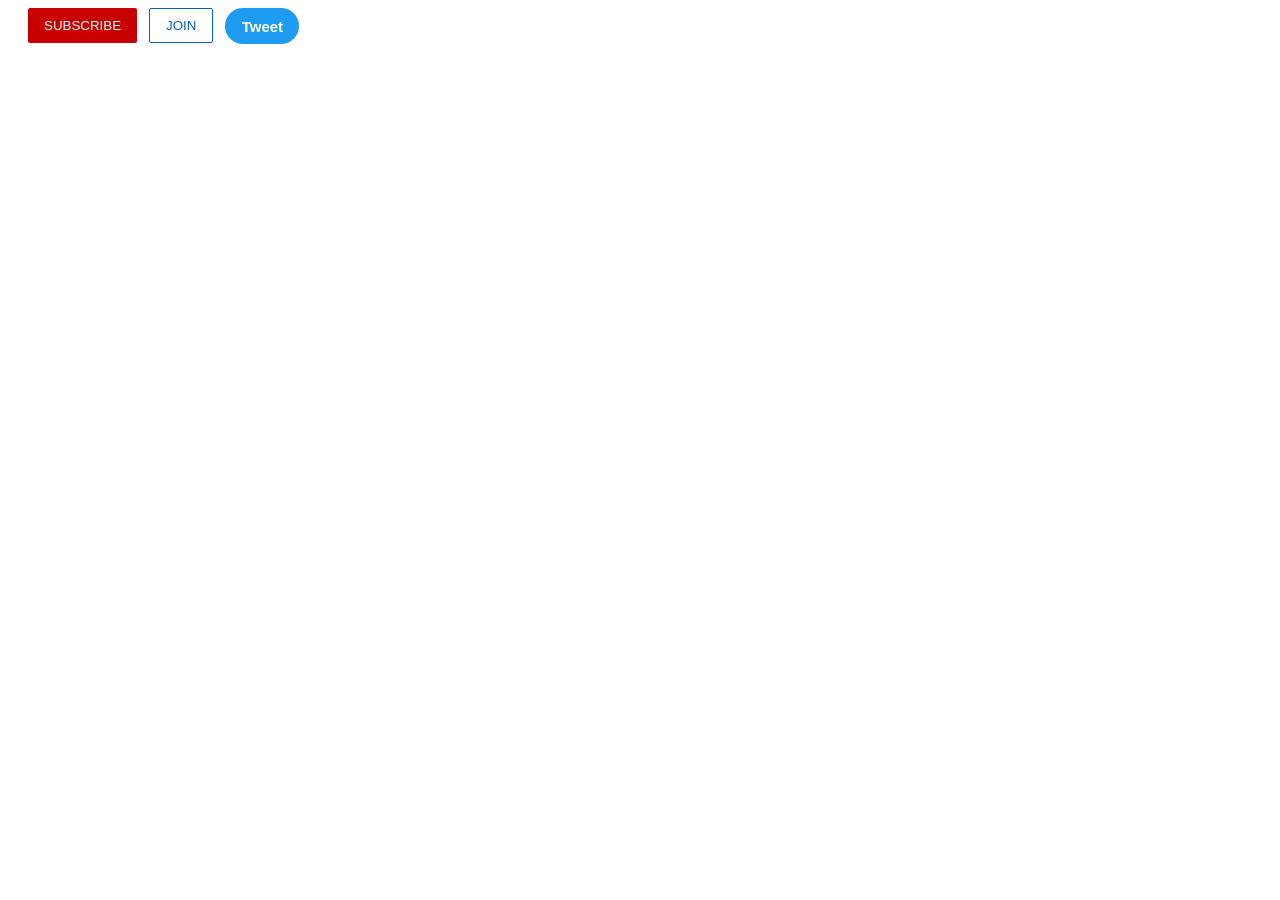
<file: intro-to-html/buttons.html>
<!DOCTYPE html>
<html>
  <head>
    <title>Buttons Practice</title>
    <link rel="stylesheet" href="styles/buttons.css">
  </head>
  <body>
    <button class="subscribe-button">
      SUBSCRIBE
    </button>

    <button class="join-button">
      JOIN
    </button>

    <button class="tweet-button">
      Tweet
    </button>
  </body>
</html>
</file>
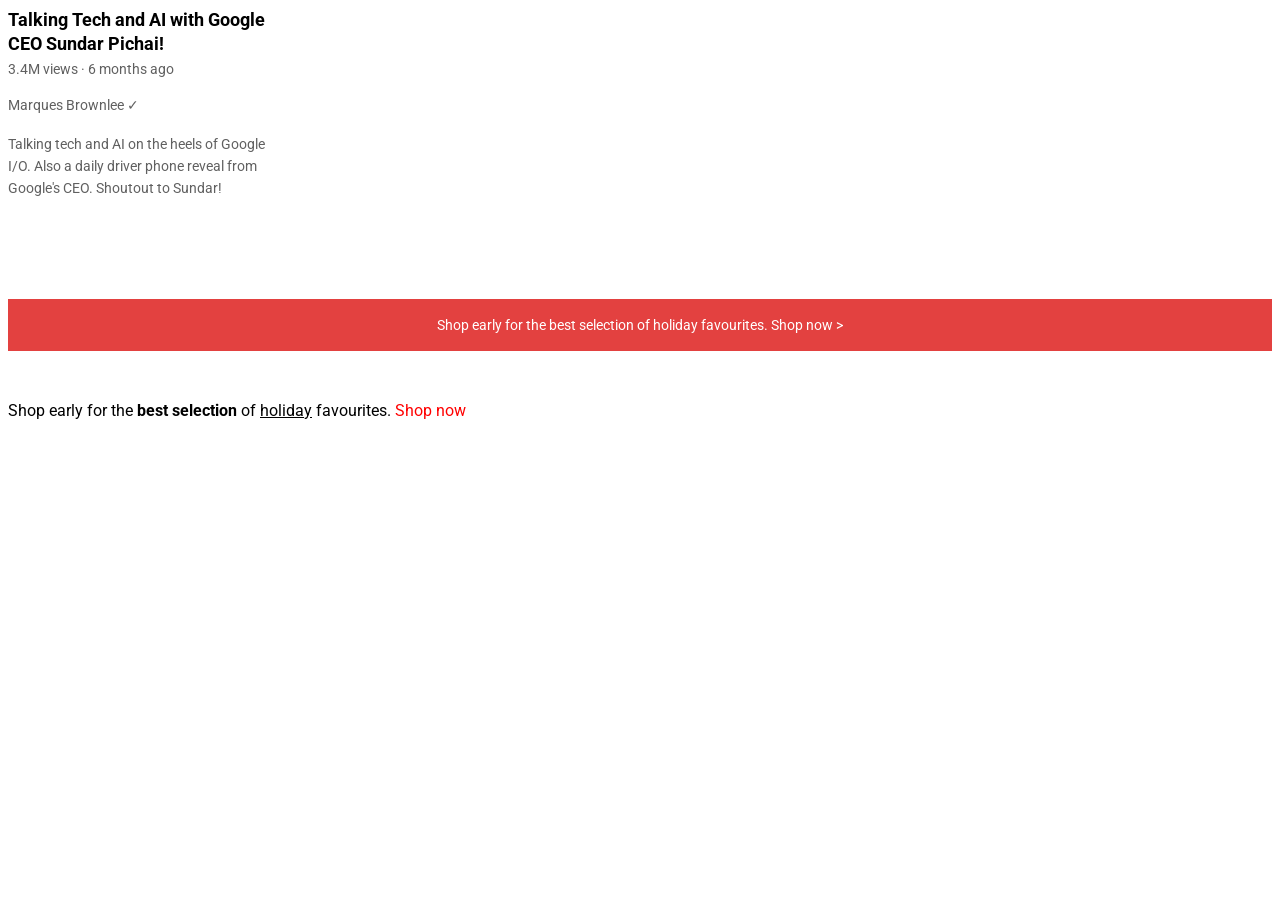
<file: intro-to-html/text.html>
<!DOCTYPE html>
<html>
  <head>
    <title>Text Practice</title>

    <link rel="preconnect" href="https://fonts.googleapis.com">
    <link rel="preconnect" href="https://fonts.gstatic.com" crossorigin>
    <link href="https://fonts.googleapis.com/css2?family=Roboto:wght@400;700&display=swap" rel="stylesheet">

    <link rel="stylesheet" href="styles/text.css">
  </head>
  <body>
    <p class="video-title">
      Talking Tech and AI with Google CEO Sundar Pichai!
    </p>

    <p class="video-stats">
      3.4M views &#183; 6 months ago
    </p>

    <p class="video-author">
      Marques Brownlee &#10003;
    </p>

    <p class="video-description">
      Talking tech and AI on the heels of Google I/O. Also a daily driver phone reveal from Google's CEO. Shoutout to Sundar!
    </p>

    <p class="apple-text">
      Shop early for the best selection of holiday favourites. <span class="shop-link">Shop now &#62;</span>
    </p>

    <p>
      Shop early for the <strong>best selection</strong> of <u>holiday</u> favourites. <span class="span-example">Shop now</span>
    </p>
  </body>
</html>
</file>
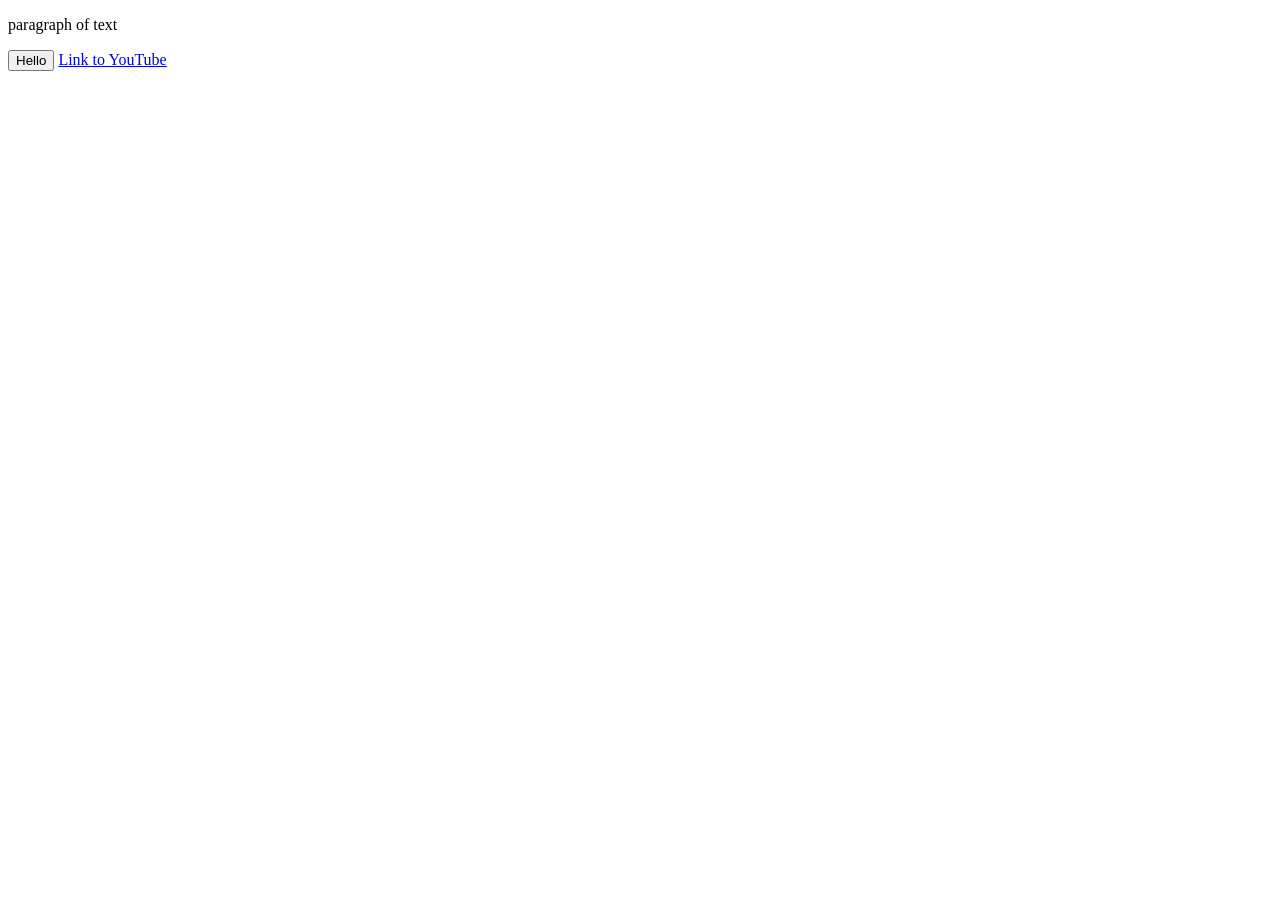
<file: intro-to-html/website.html>
<!DOCTYPE html>
<html>
  <head>
    <title>First Website</title>
  </head>
  <body>
    <p>
      paragraph of text
    </p>

    <button>
      Hello
    </button>

    <a href="https://www.youtube.com/" target="blank">
      Link to YouTube
    </a>
  </body>
</html>
</file>
<file: styles/general.css>
p {
  margin-top: 0;
  margin-bottom: 0;
}

body {
  /* This style below will be inherited */
  font-family: Roboto, Arial;
  margin: 0;
  padding-top: 80px;
  padding-left: 96px;
  padding-right: 24px;
  background-color: rgb(248, 248, 248);
}
</file>
<file: styles/header.css>
.header {
  height: 55px;

  display: flex;
  flex-direction: row;
  justify-content: space-between;

  position: fixed;
  top: 0;
  left: 0;
  right: 0;
  z-index: 100;

  background-color: white;
  border-bottom-width: 1px;
  border-bottom-style: solid;
  border-bottom-color: rgb(228, 228, 228);
}

.left-section {
  display: flex;
  align-items: center;
}

.hamburger-menu {
  height: 50px;
  margin-left: 15px;
  margin-right: 32px;
}

.youtube-logo {
  height: 20px;
}

.middle-section {
  flex: 1;
  margin-left: 70px;
  margin-right: 35px;
  max-width: 500px;
  display: flex;
  align-items: center;
}

.search-bar {
  flex: 1;
  height: 36px;
  padding-left: 10px;
  font-size: 16px;
  border: 1px solid rgb(192, 192, 192);
  border-radius: 2px;
  box-shadow: inset 1px 2px 3px rgba(0, 0, 0, 0.05);
  width: 0;
}

.search-bar::placeholder {
  font-size: 16px;
}

.search-button {
  height: 40px;
  width: 66px;
  background-color: rgb(240, 240, 240);
  border-width: 1px;
  border-style: solid;
  border-color: rgb(192, 192, 192);
  margin-left: -1px;
  margin-right: 10px;
}

.search-button,
.voice-search-button,
.upload-icon-container {
  display: flex;
  justify-content: center;
  align-items: center;
  position: relative;
}

.search-button .tooltip,
.voice-search-button .tooltip,
.upload-icon-container .tooltip {
  position: absolute;
  background-color: gray;
  color: white;
  padding-top: 4px;
  padding-bottom: 4px;
  padding-left: 8px;
  padding-right: 8px;
  border-radius: 2px;
  font-size: 12px;
  bottom: -30px;
  opacity: 0;
  transition: opacity 0.15s;
  pointer-events: none;
  white-space: nowrap;
}

.search-button:hover .tooltip,
.voice-search-button:hover .tooltip,
.upload-icon-container:hover .tooltip {
  opacity: 1;
}

.search-icon {
  height: 25px;
}

.voice-search-button {
  height: 40px;
  width: 40px;
  border-radius: 20px;
  border: none;
  background-color: rgb(245, 245, 245);
}

.voice-search-icon {
  height: 24px;
}

.right-section {
  width: 180px;
  margin-right: 20px;
  display: flex;
  align-items: center;
  justify-content: space-between;
  flex-shrink: 0;
}

.upload-icon {
  height: 24px;
}

.youtube-apps-icon {
  height: 24px;
}

.notifications-icon {
  height: 24px;
}

.notifications-icon-container {
  position: relative;
}

.notifications-count {
  position: absolute;
  top: -2px;
  right: -5px;
  background-color: rgb(200, 0, 0);
  color: white;
  font-size: 11px;
  padding-left: 5px;
  padding-right: 5px;
  padding-top: 2px;
  padding-bottom: 2px;
  border-radius: 10px;
}

.current-user-picture {
  height: 32px;
  border-radius: 16px;
}

.search-button,
.voice-search-button,
.upload-icon-container,
.youtube-apps-icon-container,
.notifications-icon-container {
  display: flex;
  justify-content: center;
  align-items: center;
  position: relative;
  cursor: pointer;
}

.search-button .tooltip,
.voice-search-button .tooltip,
.upload-icon-container .tooltip,
.youtube-apps-icon-container .tooltip,
.notifications-icon-container .tooltip {
  font-family: Roboto, Arial;
  position: absolute;
  background-color: gray;
  color: white;
  padding-top: 4px;
  padding-bottom: 4px;
  padding-left: 8px;
  padding-right: 8px;
  border-radius: 2px;
  font-size: 12px;
  bottom: -30px;
  opacity: 0;
  transition: opacity 0.15s;
  pointer-events: none;
  white-space: nowrap;
}

.search-button:hover .tooltip,
.voice-search-button:hover .tooltip,
.upload-icon-container:hover .tooltip,
.youtube-apps-icon-container:hover .tooltip,
.notifications-icon-container:hover .tooltip {
  opacity: 1;
}
</file>
<file: styles/video.css>
.thumbnail {
  width: 100%;
}

.video-title {
  margin-top: 0;
  font-size: 14px;
  font-weight: 500;
  line-height: 20px;
  margin-bottom: 10px;
}

.video-info-grid {
  display: grid;
  grid-template-columns: 50px 1fr;
}

.profile-picture {
  width: 36px;
  border-radius: 50px;
}

.thumbnail-row {
  margin-bottom: 8px;
  position: relative;
}

.video-author,
.video-stats {
  font-size: 12px;
  color: rgb(96, 96, 96);
}

.video-author {
  margin-bottom: 4px;
}

@media (min-width: 1000px) {
  .video-title {
    font-size: 16px;
    line-height: 24px;
  }
}

@media (min-width: 1000px) {
  .video-author,
  .video-stats {
    font-size: 14px;
  }
}

.video-grid {
  display: grid;
  grid-template-columns: 1fr 1fr 1fr;
  column-gap: 16px;
  row-gap: 40px;
}

@media (max-width: 750px) {
  .video-grid {
    grid-template-columns: 1fr 1fr;
  }
}

@media (min-width: 751px) and (max-width: 999px) {
  .video-grid {
    grid-template-columns: 1fr 1fr 1fr;
  }
}

@media (min-width: 1000px) {
  .video-grid {
    grid-template-columns: 1fr 1fr 1fr 1fr;
  }
}

.video-time {
  font-size: 12px;
  font-weight: 500;
  padding: 4px;
  border-radius: 2px;
  background-color: black;
  color: white;
  position: absolute;
  bottom: 8px;
  right: 5px;
}
</file>
<file: styles/sidebar.css>
.sidebar {
  position: fixed;
  left: 0;
  bottom: 0;
  top: 55px;
  background-color: white;
  width: 72px;
  z-index: 200;
  padding-top: 5px;
}

.sidebar-link {
  height: 74px;
  display: flex;
  justify-content: center;
  align-items: center;
  flex-direction: column;
  cursor: pointer;
}

.sidebar-link:hover {
  background-color: rgb(235, 235, 235);
}

.sidebar-link img {
  height: 24px;
  margin-bottom: 4px;
}

.sidebar-link div {
  font-size: 10px;
}
</file>
<file: intro-to-html/styles/buttons.css>
.subscribe-button {
  background-color: rgb(200, 0, 0);
  color: white;
  border: none;
  border-radius: 2px;
  cursor: pointer;
  margin-right: 8px;
  margin-left: 20px;
  padding-top: 10px;
  padding-bottom: 10px;
  padding-left: 16px;
  padding-right: 16px;
  transition: opacity 0.15s;
  vertical-align: top;
}

.subscribe-button:hover {
  opacity: 0.8;
}

.subscribe-button:active {
  opacity: 0.5;
}

.join-button {
  background-color: white;
  border-color: rgb(6, 95, 212);
  border-style: solid;
  border-width: 1px;
  color: rgb(6, 95, 212);
  border-radius: 2px;
  cursor: pointer;
  padding-top: 9px;
  padding-bottom: 9px;
  padding-left: 16px;
  padding-right: 16px;

  transition: background-color 0.15s,
    color 0.15s;
}

.join-button:hover {
  background-color: rgb(6, 95, 212);
  color: white;
}

.join-button:active {
  opacity: 0.7;
}

.tweet-button {
  background-color: rgb(29, 155, 240);
  color: white;
  border: none;
  height: 36px;
  width: 74px;
  border-radius: 8px;
  border-radius: 18px;
  font-weight: bold;
  font-size: 15px;
  cursor: pointer;
  margin-left: 8px;
  transition: box-shadow 0.15s;
  vertical-align: top;
}

.tweet-button:hover {
  box-shadow: 5px 5px 10px rgba(0, 0, 0, 0.15);
}
</file>
<file: intro-to-html/styles/text.css>
p {
  font-family: Roboto;
  margin-top: 0;
  margin-bottom: 0;
}

.video-stats {
  font-size: 14px;
  color: rgb(96, 96, 96);
  margin-bottom: 20px;
}

.video-title {
  font-weight: bold;
  font-size: 18px;
  width: 280px;
  line-height: 24px;
  margin-bottom: 5px;
}

.video-author {
  font-size: 14px;
  color: rgb(96, 96, 96);
  margin-bottom: 20px;
}

.video-description {
  font-size: 14px;
  color: rgb(96, 96, 96);
  width: 280px;
  line-height: 22px;
  margin-bottom: 100px;
}

.apple-text {
  margin-bottom: 50px;
  font-size: 14px;
  background-color: rgb(227, 65, 64);
  color: white;
  text-align: center;
  padding-top: 18px;
  padding-bottom: 18px;
}

.span-example {
  color: red;
}

.span-example:hover {
  text-decoration: underline;
}

.shop-link {
  cursor: pointer;
}

.shop-link:hover {
  text-decoration: underline;
}
</file>
